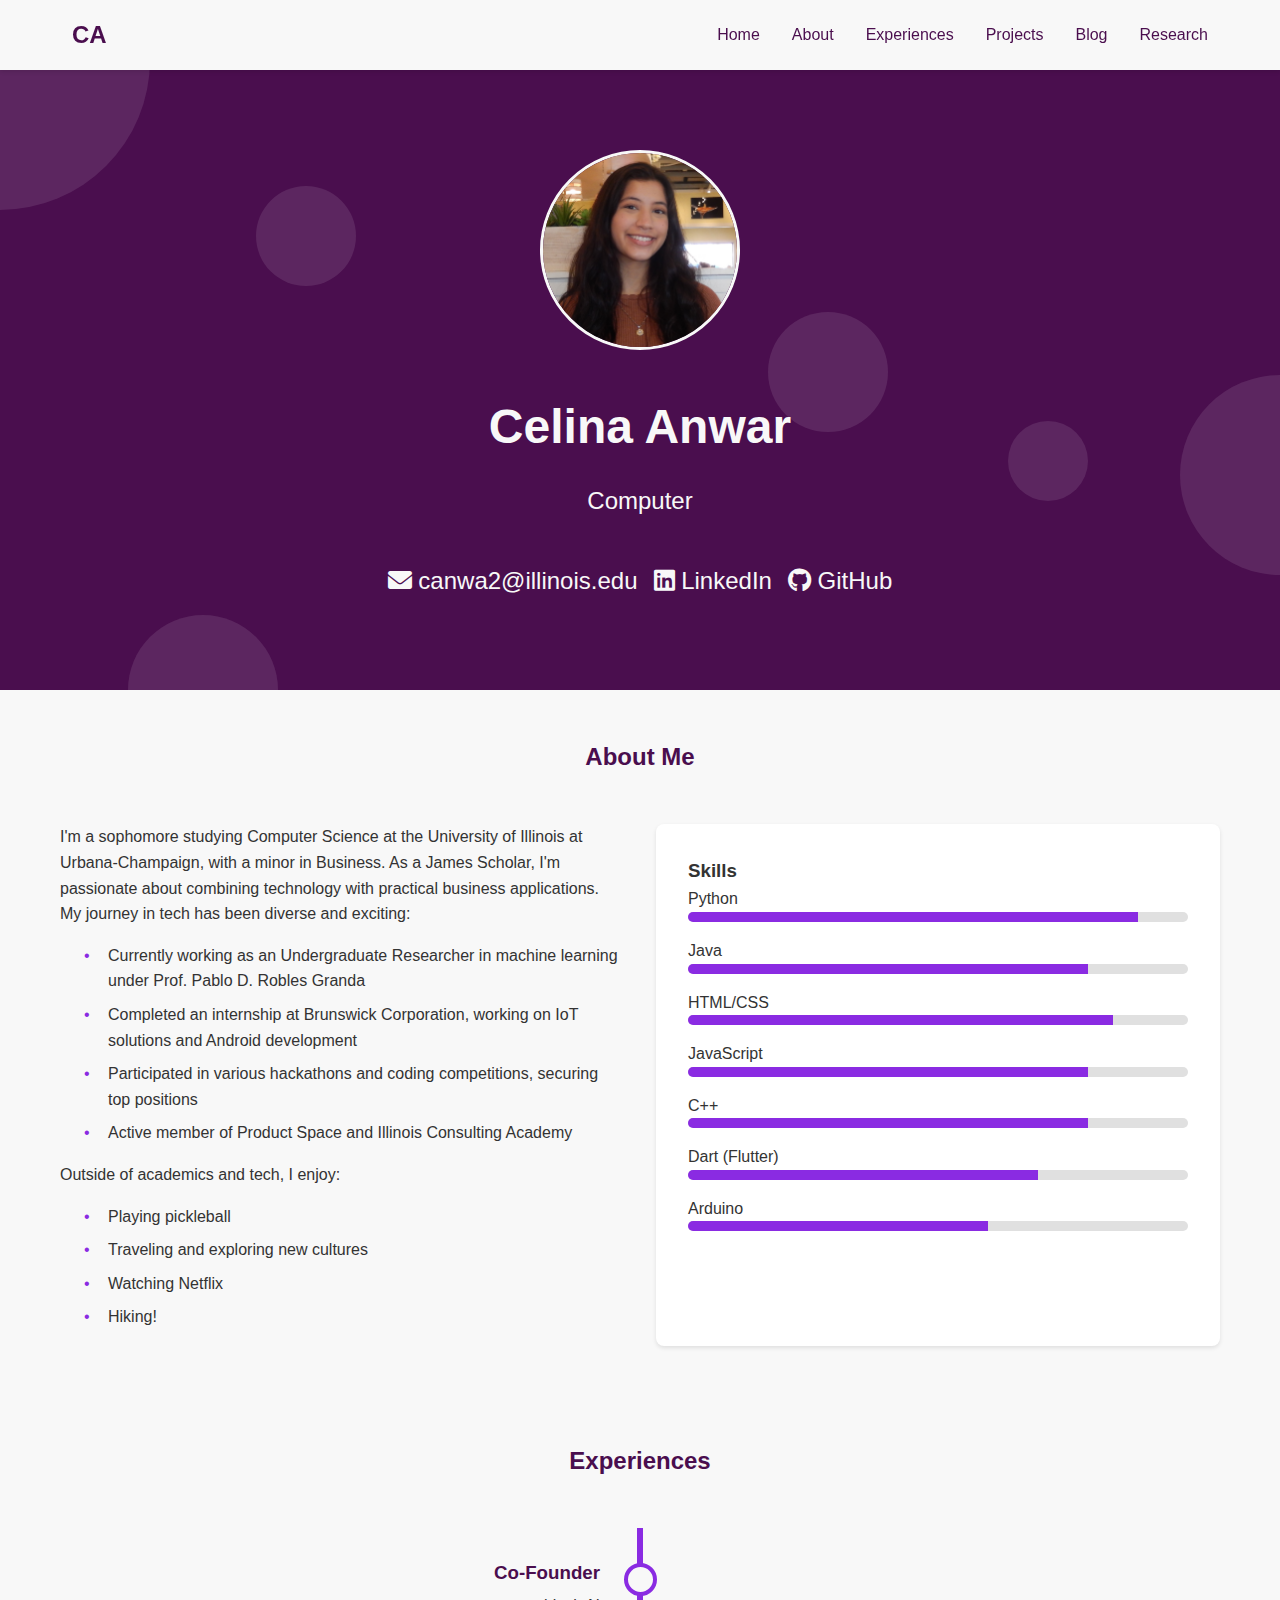
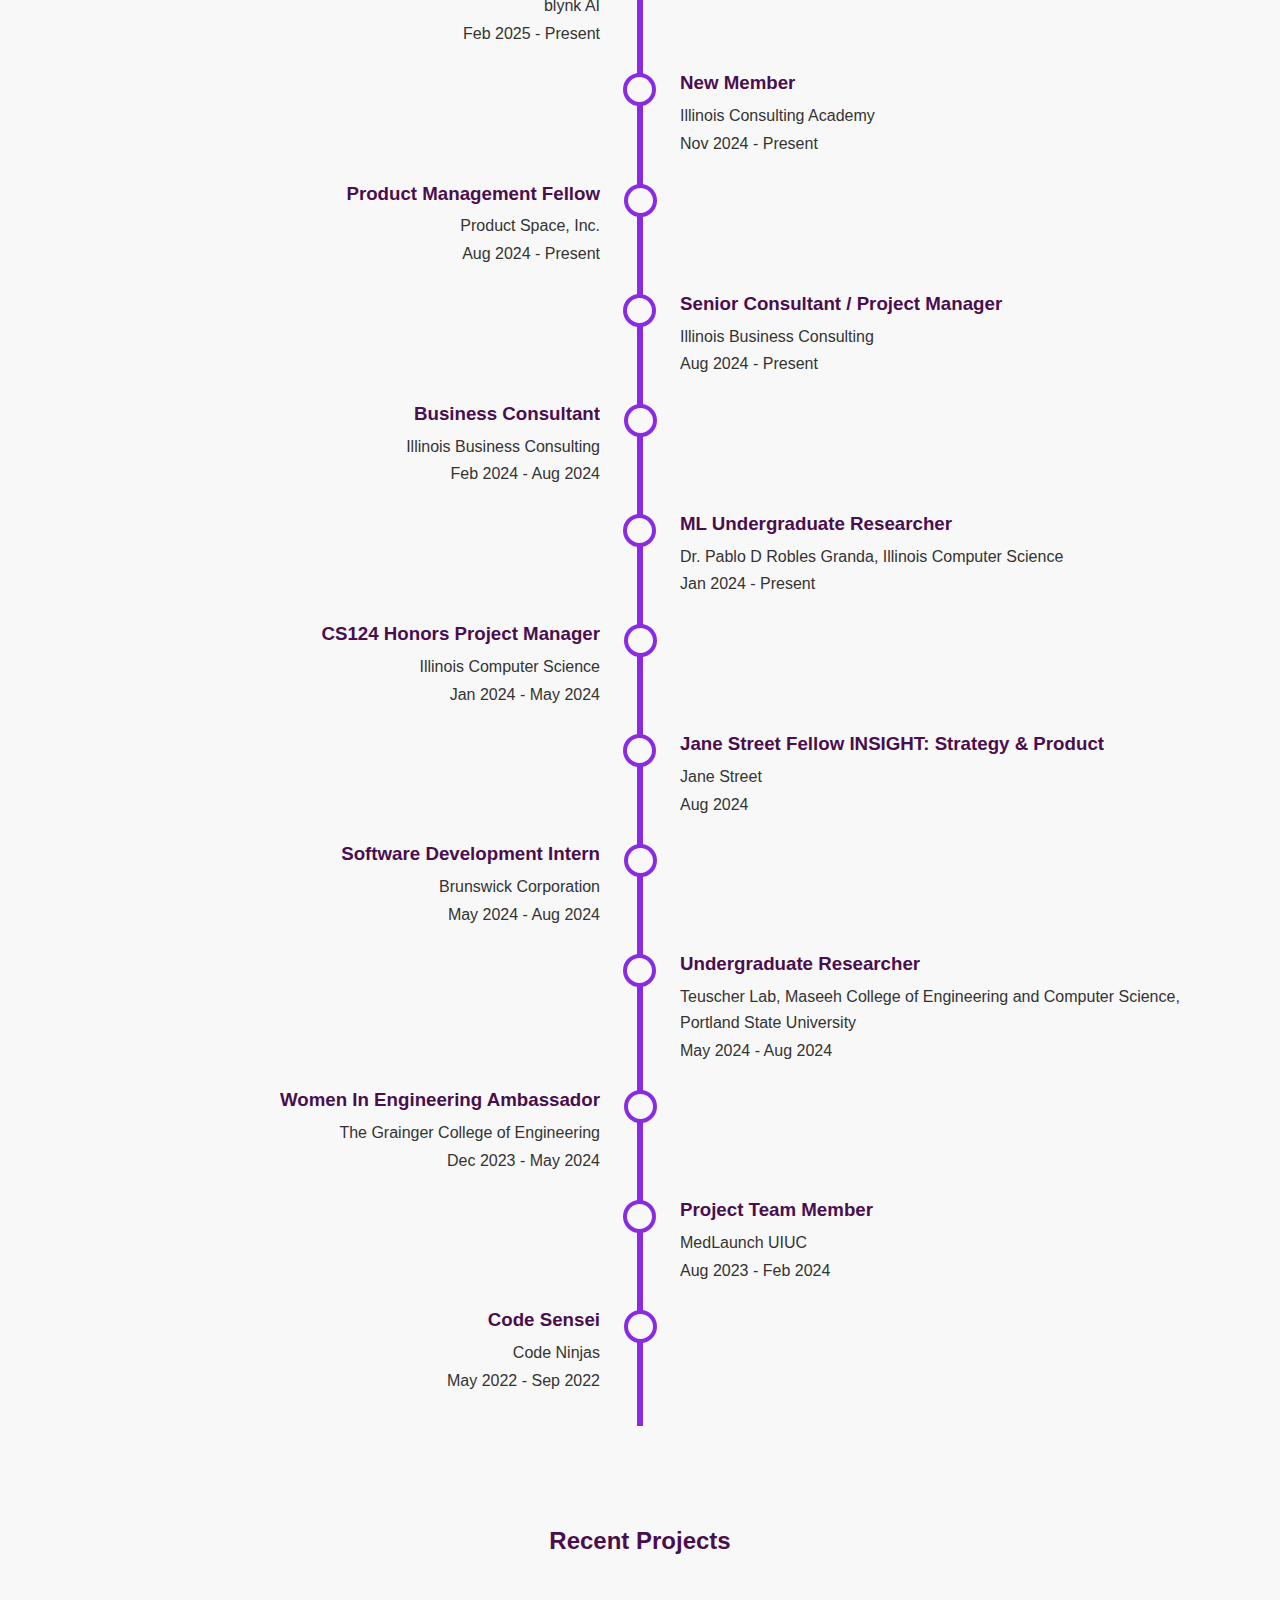
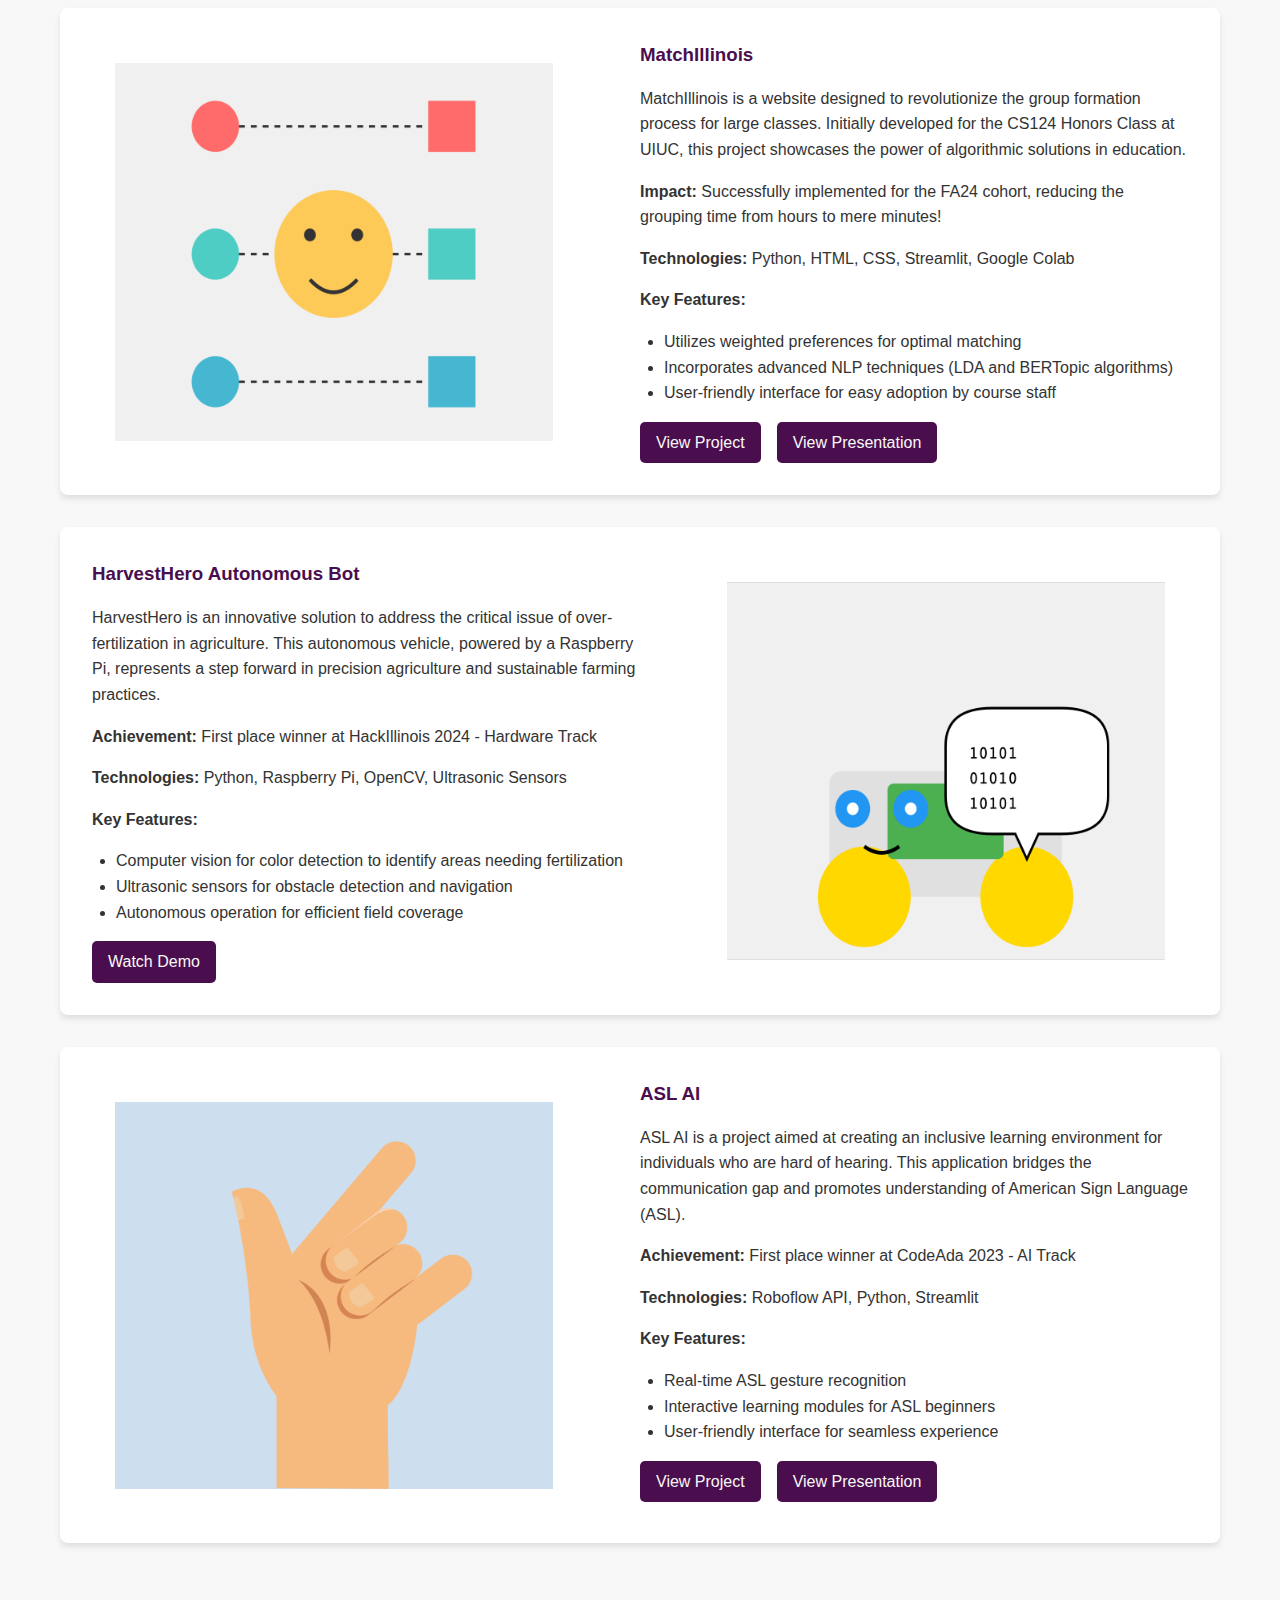
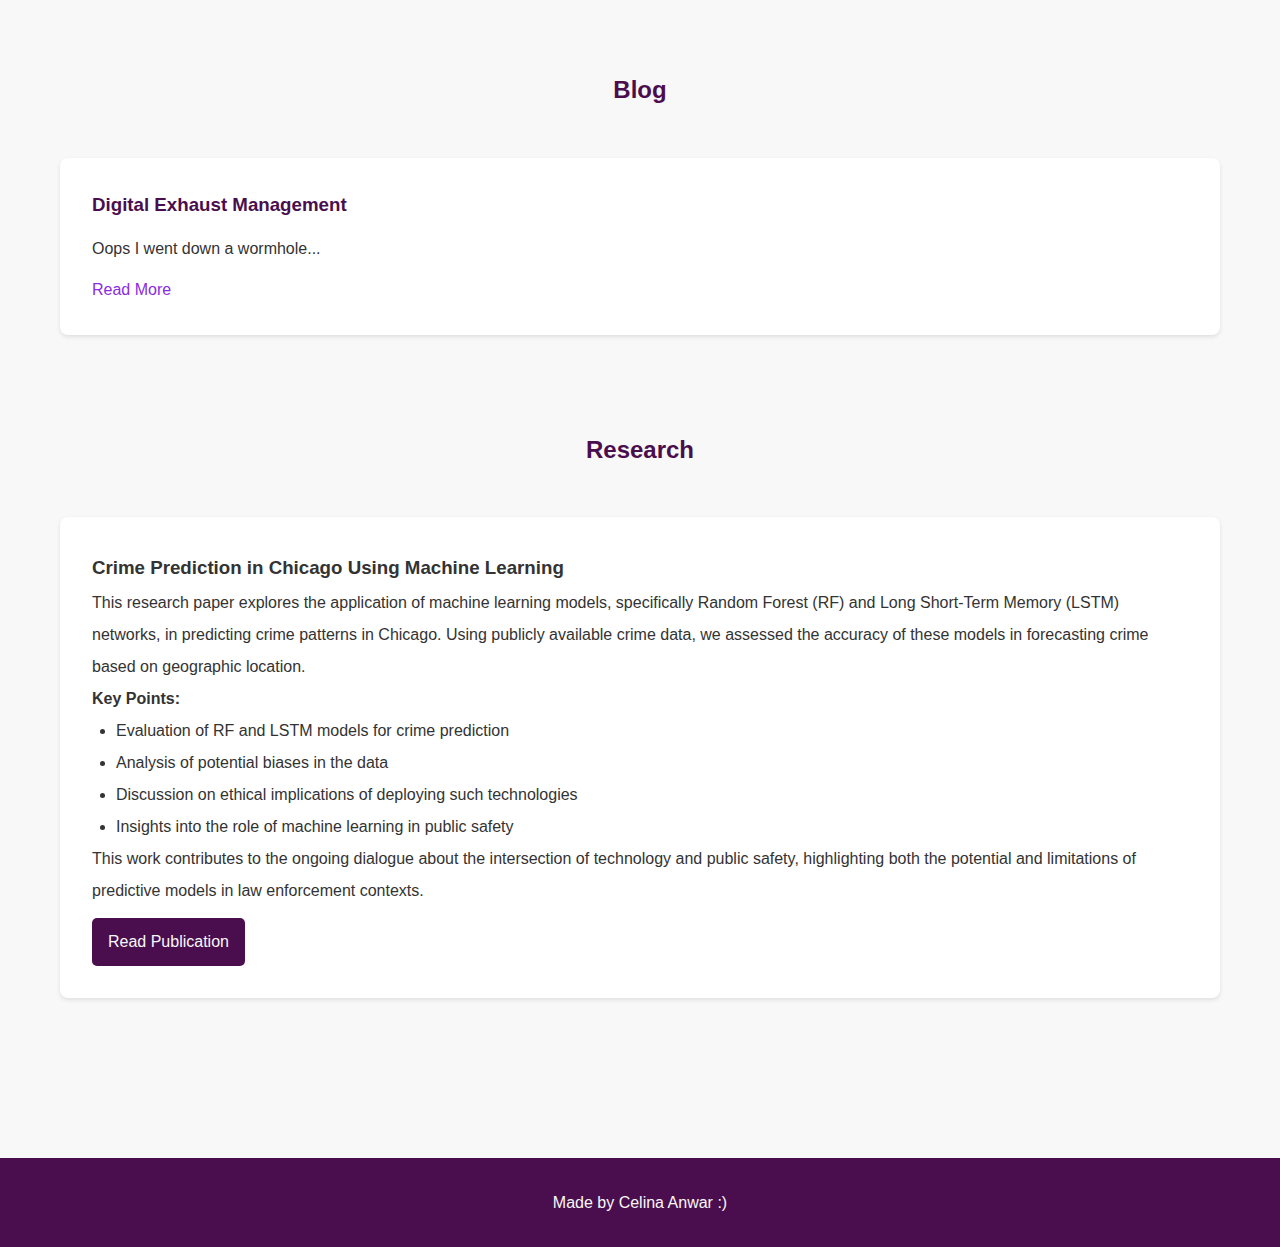
<file: index.html>
<!DOCTYPE html>
<html lang="en">
<head>
    <meta charset="UTF-8">
    <meta name="viewport" content="width=device-width, initial-scale=1.0">
    <title>Celina Anwar - Portfolio</title>
    <link rel="stylesheet" href="https://cdnjs.cloudflare.com/ajax/libs/font-awesome/6.0.0/css/all.min.css">
    <link rel="stylesheet" href="src/styles.css">

</head>
<body>
    <header>
        <nav class="navbar">
            <div class="navbar-container">
                <a href="#" class="navbar-logo">CA</a>
                <div class="menu-icon">
                    <span class="bar"></span>
                    <span class="bar"></span>
                    <span class="bar"></span>
                </div>
                <ul class="nav-links">
                    <li><a href="#home">Home</a></li>
                    <li><a href="#about">About</a></li>
                    <li><a href="#experiences">Experiences</a></li>
                    <li><a href="#projects">Projects</a></li>
                    <li><a href="#blog">Blog</a></li>
                    <li><a href="#publications">Research</a></li>
                </ul>
            </div>
        </nav>
    </header>

    <main>
        <section id="home" class="hero">
            <div class="hero-background">
                <div class="animated-shape shape1"></div>
                <div class="animated-shape shape2"></div>
                <div class="animated-shape shape3"></div>
                <div class="animated-shape shape4"></div>
                <div class="animated-shape shape5"></div>
                <div class="animated-shape shape6"></div>
            </div>
            <div class="container">
                <img src="assets/Celina.jpg" alt="Celina Anwar" class="profile-img">
                <h1>Celina Anwar</h1>
                <p id="typing-text"></p>
                <div class="contact-info">
                    <a href="mailto:canwa2@illinois.edu"><i class="fas fa-envelope"></i> canwa2@illinois.edu</a>
                    <a href="http://www.linkedin.com/in/celina-anwar"><i class="fab fa-linkedin"></i> LinkedIn</a>
                    <a href="https://github.com/cia161"><i class="fab fa-github"></i> GitHub</a>
                </div>
            </div>
        </section>

        <section id="about" class="section">
            <div class="container">
                <h2 class="section-title">About Me</h2>
                <div class="about-content">
                    <div class="about-text">
                        <p>I'm a sophomore studying Computer Science at the University of Illinois at Urbana-Champaign, with a minor in Business. As a James Scholar, I'm passionate about combining technology with practical business applications.</p>
                        <p>My journey in tech has been diverse and exciting:</p>
                        <ul>
                            <li>Currently working as an Undergraduate Researcher in machine learning under Prof. Pablo D. Robles Granda</li>
                            <li>Completed an internship at Brunswick Corporation, working on IoT solutions and Android development</li>
                            <li>Participated in various hackathons and coding competitions, securing top positions</li>
                            <li>Active member of Product Space and Illinois Consulting Academy</li>
                        </ul>
                        <p>Outside of academics and tech, I enjoy:</p>
                        <ul>
                            <li>Playing pickleball</li>
                            <li>Traveling and exploring new cultures</li>
                            <li>Watching Netflix</li>
                            <li>Hiking!</li>
                        </ul>
                    </div>
                    <div class="skills">
                        <h3>Skills</h3>
                        <div class="skill">
                            <span>Python</span>
                            <div class="skill-bar"><div class="skill-level" style="width: 90%;"></div></div>
                        </div>
                        <div class="skill">
                            <span>Java</span>
                            <div class="skill-bar"><div class="skill-level" style="width: 80%;"></div></div>
                        </div>
                        <div class="skill">
                            <span>HTML/CSS</span>
                            <div class="skill-bar"><div class="skill-level" style="width: 85%;"></div></div>
                        </div>
                        <div class="skill">
                            <span>JavaScript</span>
                            <div class="skill-bar"><div class="skill-level" style="width: 80%;"></div></div>
                        </div>
                        <div class="skill">
                            <span>C++</span>
                            <div class="skill-bar"><div class="skill-level" style="width: 80%;"></div></div>
                        </div>
                         <div class="skill">
                            <span>Dart (Flutter)</span>
                            <div class="skill-bar"><div class="skill-level" style="width: 70%;"></div></div>
                        </div>
                        <div class="skill">
                            <span>Arduino</span>
                            <div class="skill-bar"><div class="skill-level" style="width: 60%;"></div></div>
                        </div>
                    </div>
                </div>
            </div>
        </section>

        <section id="experiences" class="section">
            <div class="container">
                <h2 class="section-title">Experiences</h2>
                <div class="timeline">
                    <div class="experience-item">
                        <h3>Co-Founder</h3>
                        <p>blynk AI</p>
                        <p>Feb 2025 - Present</p>
                    </div>
                    <div class="experience-item">
                        <h3>New Member</h3>
                        <p>Illinois Consulting Academy</p>
                        <p>Nov 2024 - Present</p>
                    </div>
                    <div class="experience-item">
                        <h3>Product Management Fellow</h3>
                        <p>Product Space, Inc.</p>
                        <p>Aug 2024 - Present</p>
                    </div>
                    <div class="experience-item">
                        <h3>Senior Consultant / Project Manager</h3>
                        <p>Illinois Business Consulting</p>
                        <p>Aug 2024 - Present</p>
                    </div>
                    <div class="experience-item">
                        <h3>Business Consultant</h3>
                        <p>Illinois Business Consulting</p>
                        <p>Feb 2024 - Aug 2024</p>
                    </div>
                    <div class="experience-item">
                        <h3>ML Undergraduate Researcher</h3>
                        <p>Dr. Pablo D Robles Granda, Illinois Computer Science</p>
                        <p>Jan 2024 - Present</p>
                    </div>
                    <div class="experience-item">
                        <h3>CS124 Honors Project Manager</h3>
                        <p>Illinois Computer Science</p>
                        <p>Jan 2024 - May 2024</p>
                    </div>
                    <div class="experience-item">
                        <h3>Jane Street Fellow INSIGHT: Strategy & Product</h3>
                        <p>Jane Street</p>
                        <p>Aug 2024</p>
                    </div>
                    <div class="experience-item">
                        <h3>Software Development Intern</h3>
                        <p>Brunswick Corporation</p>
                        <p>May 2024 - Aug 2024</p>
                    </div>
                    <div class="experience-item">
                        <h3>Undergraduate Researcher</h3>
                        <p>Teuscher Lab, Maseeh College of Engineering and Computer Science, Portland State University</p>
                        <p>May 2024 - Aug 2024</p>
                    </div>
                    <div class="experience-item">
                        <h3>Women In Engineering Ambassador</h3>
                        <p>The Grainger College of Engineering</p>
                        <p>Dec 2023 - May 2024</p>
                    </div>
                    <div class="experience-item">
                        <h3>Project Team Member</h3>
                        <p>MedLaunch UIUC</p>
                        <p>Aug 2023 - Feb 2024</p>
                    </div>
                    <div class="experience-item">
                        <h3>Code Sensei</h3>
                        <p>Code Ninjas</p>
                        <p>May 2022 - Sep 2022</p>
                    </div>
                </div>
            </div>
        </section>


<section id="projects" class="section">
    <div class="container">
        <h2 class="section-title">Recent Projects</h2>
        <div class="project-card">
            <div class="project-image">
                <img src="assets/MatchIllinois.png" alt="MatchIllinois">
            </div>
            <div class="project-info">
                <h3>MatchIllinois</h3>
                <p>MatchIllinois is a website designed to revolutionize the group formation process for large classes. Initially developed for the CS124 Honors Class at UIUC, this project showcases the power of algorithmic solutions in education.</p>
                <p><strong>Impact:</strong> Successfully implemented for the FA24 cohort, reducing the grouping time from hours to mere minutes!</p>
                <p><strong>Technologies:</strong> Python, HTML, CSS, Streamlit, Google Colab</p>
                <p><strong>Key Features:</strong></p>
                <ul>
                    <li>Utilizes weighted preferences for optimal matching</li>
                    <li>Incorporates advanced NLP techniques (LDA and BERTopic algorithms)</li>
                    <li>User-friendly interface for easy adoption by course staff</li>
                </ul>
                <div class="project-links">
                    <a href="https://matchillinois.streamlit.app" target="_blank" class="btn">View Project</a>
                    <a href="https://docs.google.com/presentation/d/1pABy4Ge0BL9FB-_Mcv5gK2eMmlBKg6o1n9__E1uGKAg/edit#slide=id.g14d2792e9da_0_8" target="_blank" class="btn">View Presentation</a>
                </div>
            </div>
        </div>
        <div class="project-card reverse">
            <div class="project-image">
                <img src="assets/HarvestHero.png" alt="HarvestHero Autonomous Bot">
            </div>
            <div class="project-info">
                <h3>HarvestHero Autonomous Bot</h3>
                <p>HarvestHero is an innovative solution to address the critical issue of over-fertilization in agriculture. This autonomous vehicle, powered by a Raspberry Pi, represents a step forward in precision agriculture and sustainable farming practices.</p>
                <p><strong>Achievement:</strong> First place winner at HackIllinois 2024 - Hardware Track</p>
                <p><strong>Technologies:</strong> Python, Raspberry Pi, OpenCV, Ultrasonic Sensors</p>
                <p><strong>Key Features:</strong></p>
                <ul>
                    <li>Computer vision for color detection to identify areas needing fertilization</li>
                    <li>Ultrasonic sensors for obstacle detection and navigation</li>
                    <li>Autonomous operation for efficient field coverage</li>
                </ul>
                <div class="project-links">
                    <a href="https://www.youtube.com/watch?v=-KzTmwspXE4" target="_blank" class="btn">Watch Demo</a>
                </div>
            </div>
        </div>
        <div class="project-card">
            <div class="project-image">
                <img src="assets/ASLAI.png" alt="ASL AI">
            </div>
            <div class="project-info">
                <h3>ASL AI</h3>
                <p>ASL AI is a project aimed at creating an inclusive learning environment for individuals who are hard of hearing. This application bridges the communication gap and promotes understanding of American Sign Language (ASL).</p>
                <p><strong>Achievement:</strong> First place winner at CodeAda 2023 - AI Track</p>
                <p><strong>Technologies:</strong> Roboflow API, Python, Streamlit</p>
                <p><strong>Key Features:</strong></p>
                <ul>
                    <li>Real-time ASL gesture recognition</li>
                    <li>Interactive learning modules for ASL beginners</li>
                    <li>User-friendly interface for seamless experience</li>
                </ul>
                <div class="project-links">
                    <a href="https://asl-ai.streamlit.app" target="_blank" class="btn">View Project</a>
                    <a href="https://docs.google.com/presentation/d/1dIN4xPuyKoqVnVKN9UAPCykHif6zj_f0B4Kz8AdwwOI/edit#slide=id.p" target="_blank" class="btn">View Presentation</a>
                </div>
            </div>
        </div>
    </div>
</section>


        <section id="blog" class="section">
            <div class="container">
                <h2 class="section-title">Blog</h2>
                <div class="blog-posts">
                    <!-- <article class="blog-post">
                        <h3>Why Product Management Has Students Hooked—And Why I'm Intrigued Too</h3>
                        <p>Exploring the appeal of product management from a CS student perspective...</p>
                        <a href="blog/blog1.html" class="read-more">Read More</a>
                    </article>
                    <article class="blog-post">
                        <h3>The Rise of Quant Trading: A College Student's Perspective</h3>
                        <p>Exploring the appeal of "Quant"...</p>
                        <a href="blog/blog2.html" class="read-more">Read More</a>
                    </article> -->
                    <article class="blog-post">
                        <h3>Digital Exhaust Management</h3>
                        <p>Oops I went down a wormhole...</p>
                        <a href="blog/blog3.html" class="read-more">Read More</a>
                    </article>
                </div>
            </div>
        </section>

        <section id="publications" class="section">
            <div class="container">
                <h2 class="section-title">Research</h2>
                <div class="publication">
                    <h3>Crime Prediction in Chicago Using Machine Learning</h3>
                    <p>This research paper explores the application of machine learning models, specifically Random Forest (RF) and Long Short-Term Memory (LSTM) networks, in predicting crime patterns in Chicago. Using publicly available crime data, we assessed the accuracy of these models in forecasting crime based on geographic location.</p>
                    <p><strong>Key Points:</strong></p>
                    <ul>
                        <li>Evaluation of RF and LSTM models for crime prediction</li>
                        <li>Analysis of potential biases in the data</li>
                        <li>Discussion on ethical implications of deploying such technologies</li>
                        <li>Insights into the role of machine learning in public safety</li>
                    </ul>
                    <p style="padding-bottom: 1%;">This work contributes to the ongoing dialogue about the intersection of technology and public safety, highlighting both the potential and limitations of predictive models in law enforcement contexts.</p>
                
                    <a href="https://pdxscholar.library.pdx.edu/altreu_projects/17/" target="_blank" class="btn">Read Publication</a>
                </div>
            </div>
        </section>
    </main>

    <footer>
        <div class="container">
            <p>Made by Celina Anwar :)</p>
        </div>
    </footer>

    <script src="src/script.js"></script>
</body>
</html>
</file>
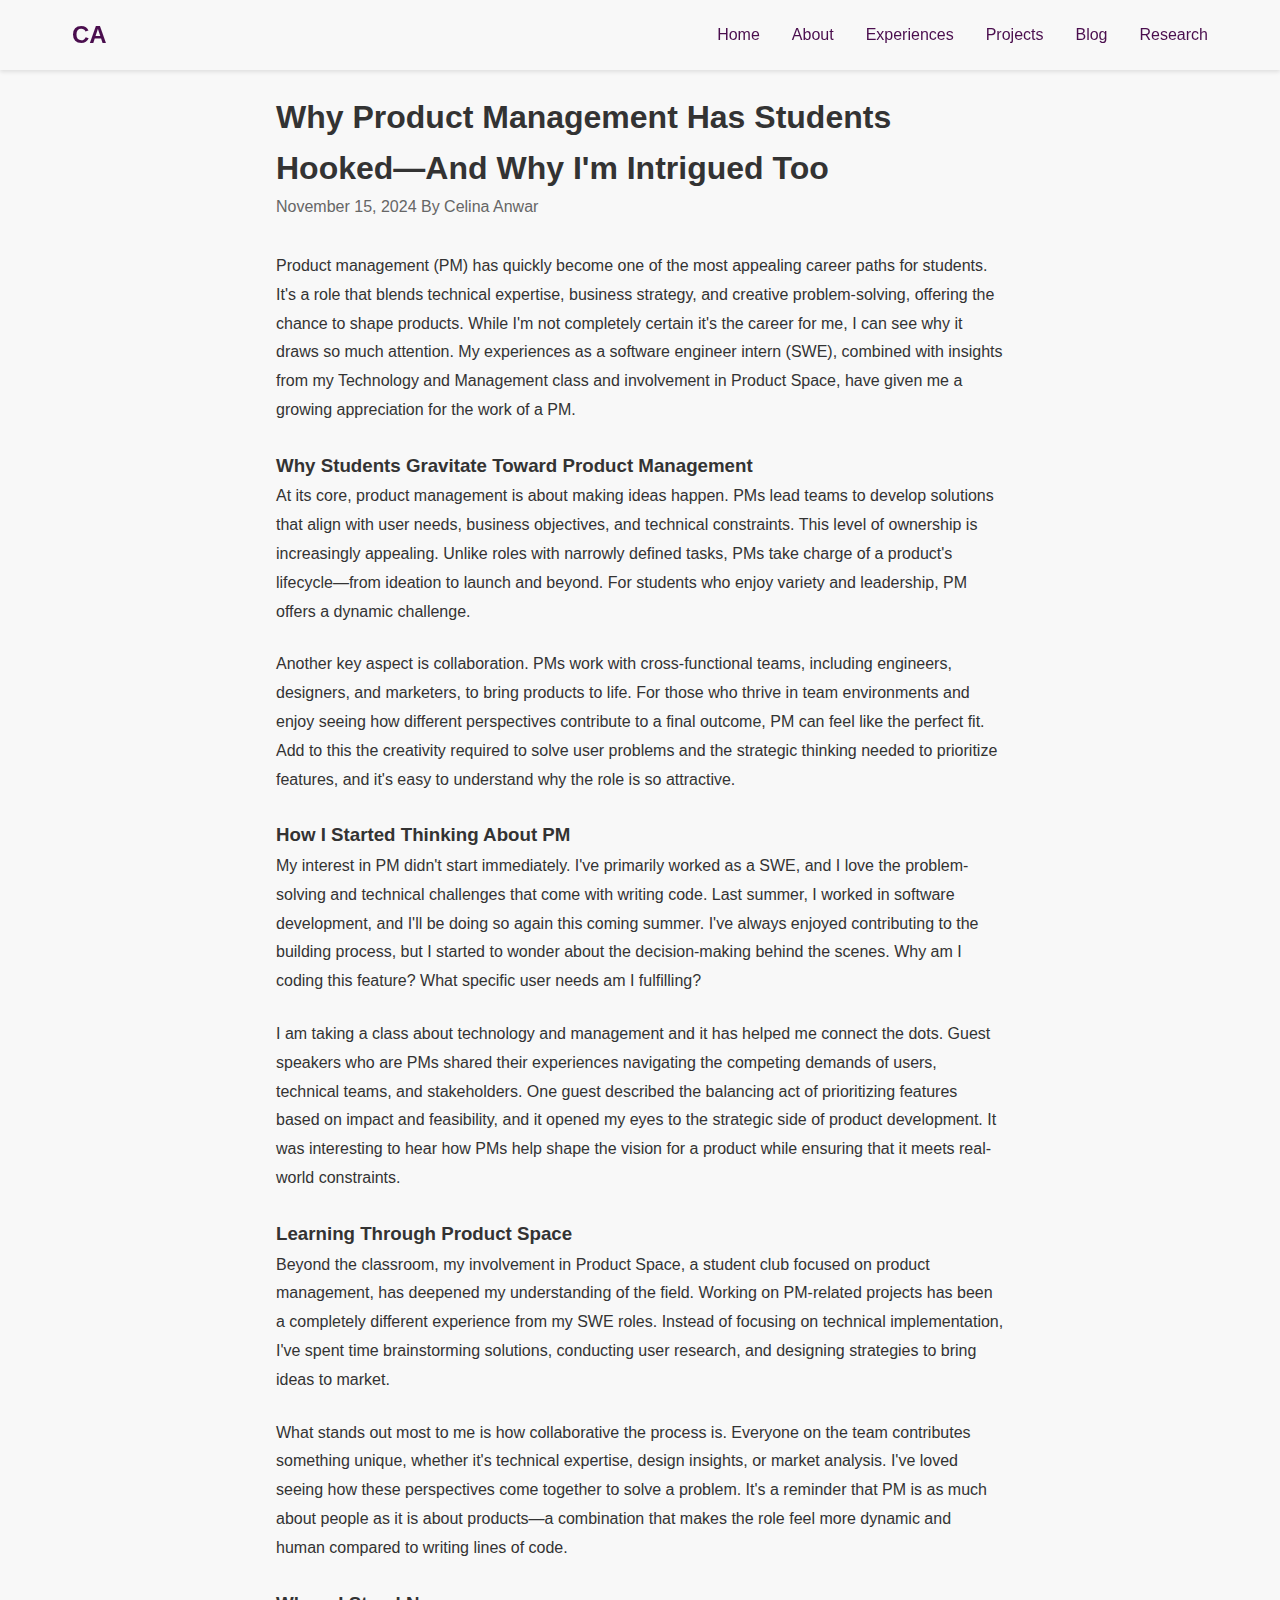
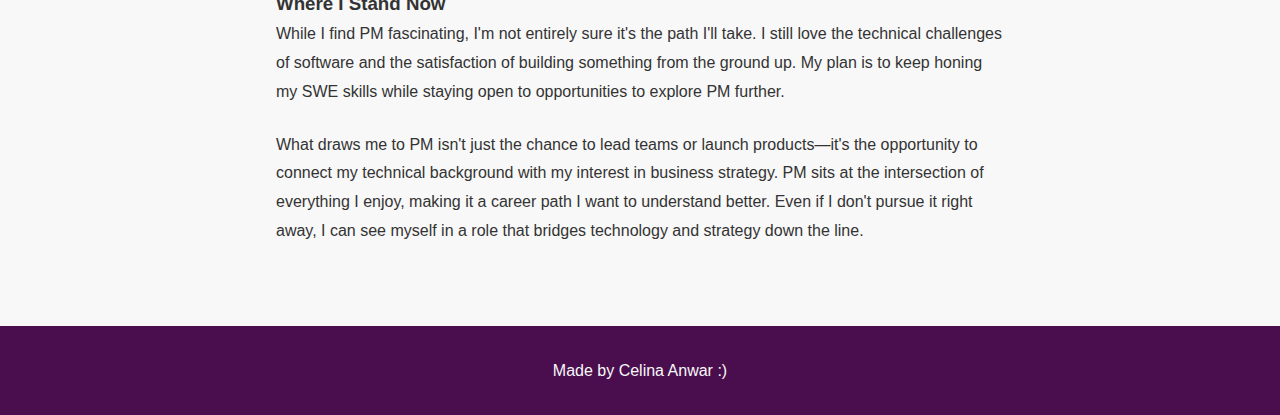
<file: blog/blog1.html>
<!DOCTYPE html>
<html lang="en">
<head>
    <meta charset="UTF-8">
    <meta name="viewport" content="width=device-width, initial-scale=1.0">
    <title>Why Product Management Has Students Hooked - Celina Anwar</title>
    <link rel="stylesheet" href="https://cdnjs.cloudflare.com/ajax/libs/font-awesome/6.0.0/css/all.min.css">
    <link rel="stylesheet" href="../src/styles.css">
    <style>
        .blog-content {
            max-width: 800px;
            margin: 2rem auto;
            padding: 0 1rem;
        }
        .blog-metadata {
            color: #666;
            margin-bottom: 2rem;
        }
        .blog-body {
            line-height: 1.8;
        }
        .blog-body h2 {
            margin-top: 2rem;
            margin-bottom: 1rem;
        }
        .blog-body p {
            margin-bottom: 1.5rem;
        }
    </style>
</head>
<body>
    <header>
        <nav class="navbar">
            <div class="navbar-container">
                <a href="../index.html" class="navbar-logo">CA</a>
                <div class="menu-icon">
                    <span class="bar"></span>
                    <span class="bar"></span>
                    <span class="bar"></span>
                </div>
                <ul class="nav-links">
                    <li><a href="../index.html#home">Home</a></li>
                    <li><a href="../index.html#about">About</a></li>
                    <li><a href="../index.html#experiences">Experiences</a></li>
                    <li><a href="../index.html#projects">Projects</a></li>
                    <li><a href="../index.html#blog">Blog</a></li>
                    <li><a href="../index.html#publications">Research</a></li>
                </ul>
            </div>
        </nav>
    </header>

    <main>
        <article class="blog-content">
            <div class="container">
                <h1>Why Product Management Has Students Hooked—And Why I'm Intrigued Too</h1>
                <div class="blog-metadata">
                    <span class="date">November 15, 2024</span>
                    <span class="author">By Celina Anwar</span>
                </div>
                <div class="blog-body">
                    <p>Product management (PM) has quickly become one of the most appealing career paths for students. It's a role that blends technical expertise, business strategy, and creative problem-solving, offering the chance to shape products. While I'm not completely certain it's the career for me, I can see why it draws so much attention. My experiences as a software engineer intern (SWE), combined with insights from my Technology and Management class and involvement in Product Space, have given me a growing appreciation for the work of a PM.</p>

                    <h3>Why Students Gravitate Toward Product Management</h3>
                    <p>At its core, product management is about making ideas happen. PMs lead teams to develop solutions that align with user needs, business objectives, and technical constraints. This level of ownership is increasingly appealing. Unlike roles with narrowly defined tasks, PMs take charge of a product's lifecycle—from ideation to launch and beyond. For students who enjoy variety and leadership, PM offers a dynamic challenge.</p>
                    
                    <p>Another key aspect is collaboration. PMs work with cross-functional teams, including engineers, designers, and marketers, to bring products to life. For those who thrive in team environments and enjoy seeing how different perspectives contribute to a final outcome, PM can feel like the perfect fit. Add to this the creativity required to solve user problems and the strategic thinking needed to prioritize features, and it's easy to understand why the role is so attractive.</p>

                    <h3>How I Started Thinking About PM</h3>
                    <p>My interest in PM didn't start immediately. I've primarily worked as a SWE, and I love the problem-solving and technical challenges that come with writing code. Last summer, I worked in software development, and I'll be doing so again this coming summer. I've always enjoyed contributing to the building process, but I started to wonder about the decision-making behind the scenes. Why am I coding this feature? What specific user needs am I fulfilling?</p>

                    <p>I am taking a class about technology and management and it has helped me connect the dots. Guest speakers who are PMs shared their experiences navigating the competing demands of users, technical teams, and stakeholders. One guest described the balancing act of prioritizing features based on impact and feasibility, and it opened my eyes to the strategic side of product development. It was interesting to hear how PMs help shape the vision for a product while ensuring that it meets real-world constraints.</p>

                    <h3>Learning Through Product Space</h3>
                    <p>Beyond the classroom, my involvement in Product Space, a student club focused on product management, has deepened my understanding of the field. Working on PM-related projects has been a completely different experience from my SWE roles. Instead of focusing on technical implementation, I've spent time brainstorming solutions, conducting user research, and designing strategies to bring ideas to market.</p>

                    <p>What stands out most to me is how collaborative the process is. Everyone on the team contributes something unique, whether it's technical expertise, design insights, or market analysis. I've loved seeing how these perspectives come together to solve a problem. It's a reminder that PM is as much about people as it is about products—a combination that makes the role feel more dynamic and human compared to writing lines of code.</p>

                    <h3>Where I Stand Now</h3>
                    <p>While I find PM fascinating, I'm not entirely sure it's the path I'll take. I still love the technical challenges of software and the satisfaction of building something from the ground up. My plan is to keep honing my SWE skills while staying open to opportunities to explore PM further.</p>

                    <p>What draws me to PM isn't just the chance to lead teams or launch products—it's the opportunity to connect my technical background with my interest in business strategy. PM sits at the intersection of everything I enjoy, making it a career path I want to understand better. Even if I don't pursue it right away, I can see myself in a role that bridges technology and strategy down the line.</p>

                </div>
            </div>
        </article>
    </main>

    <footer>
        <div class="container">
            <p>Made by Celina Anwar :)</p>
        </div>
    </footer>

    <script src="../src/script.js"></script>
</body>
</html>
</file>
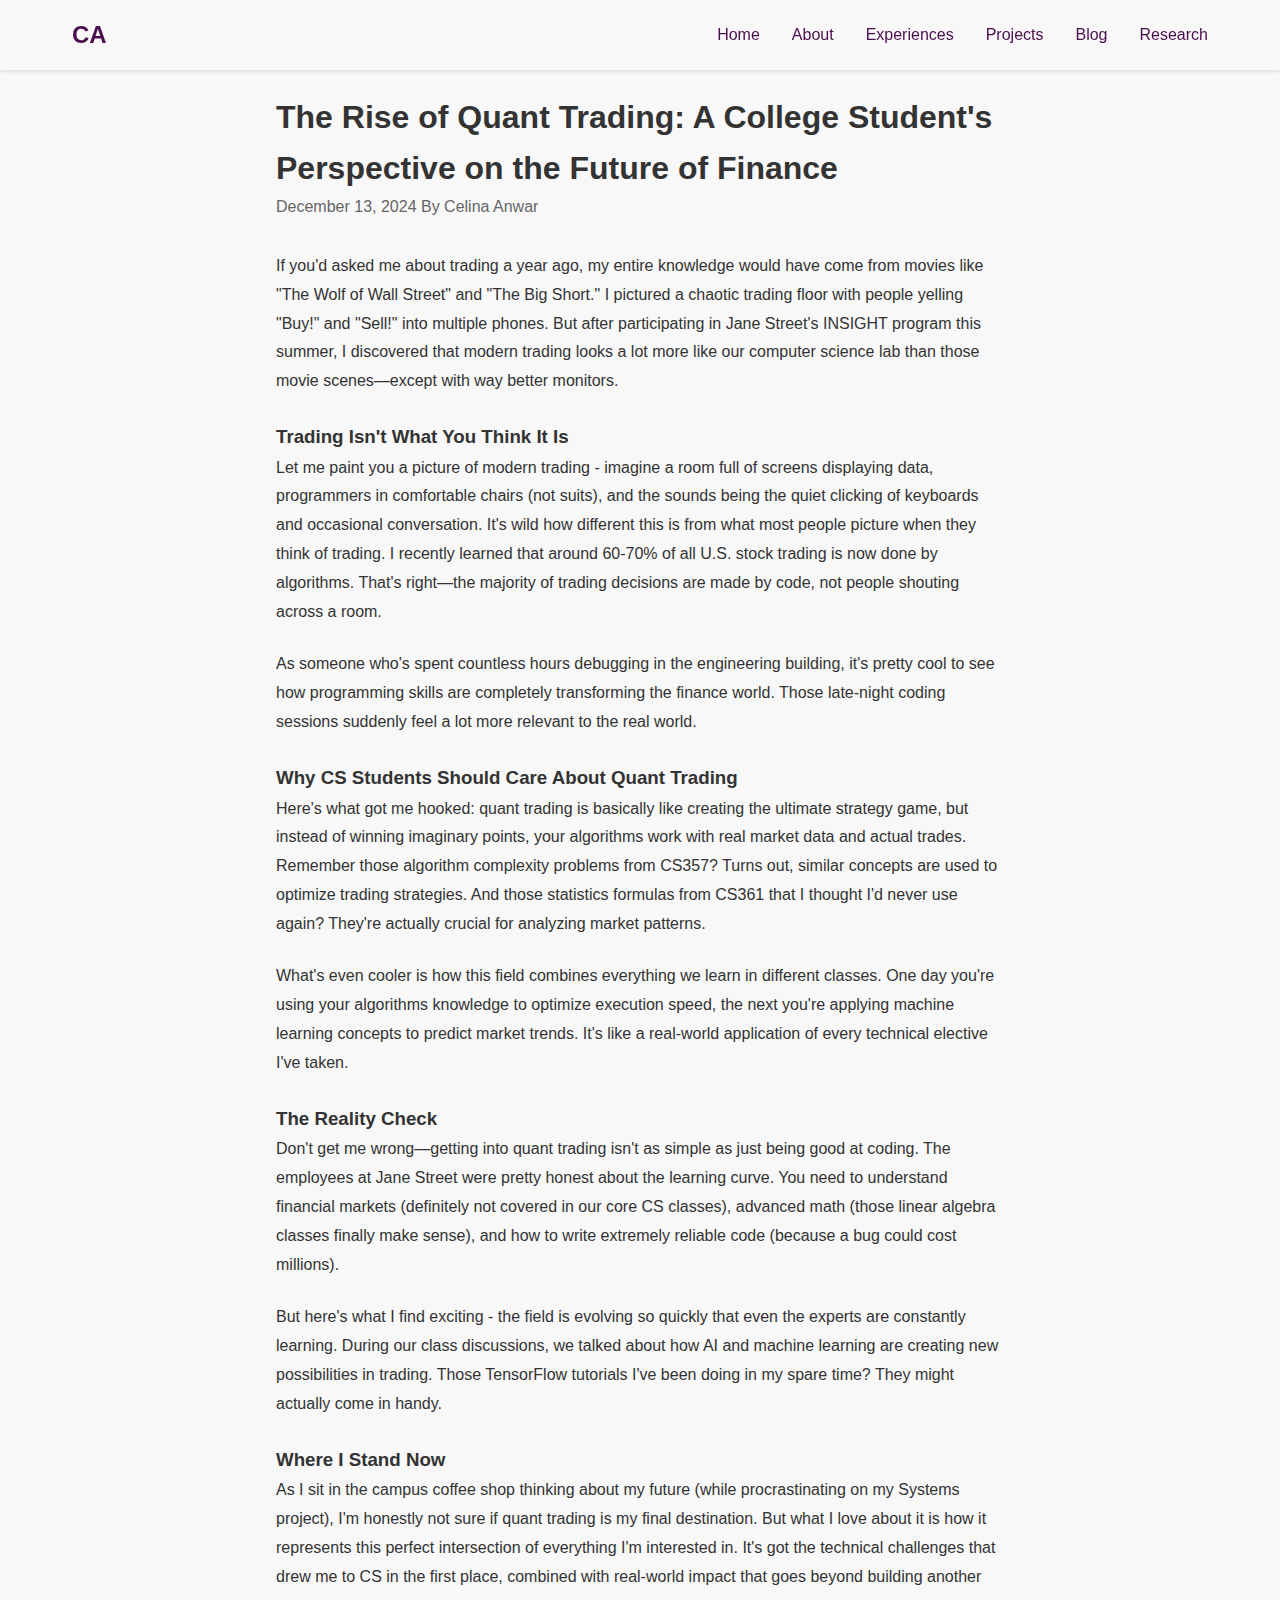
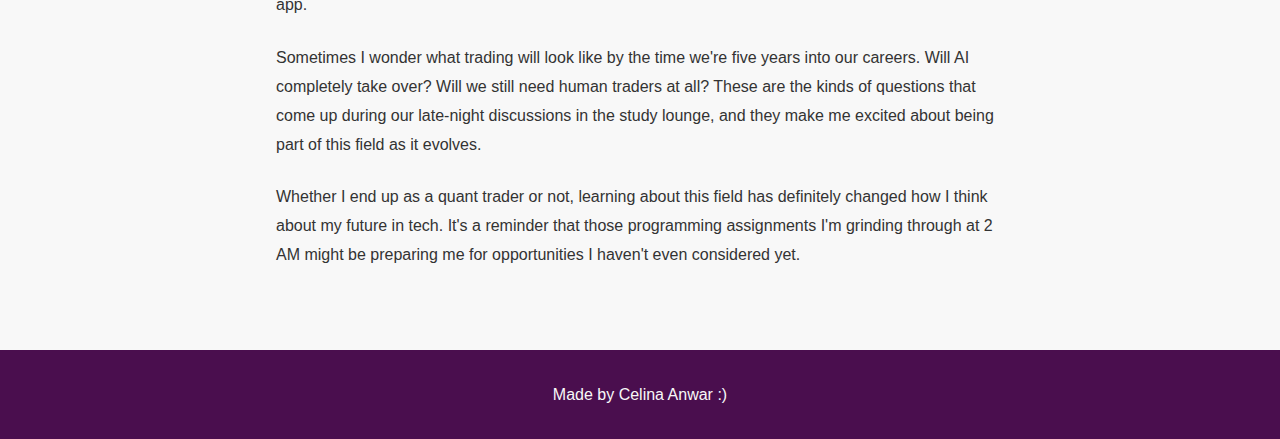
<file: blog/blog2.html>
<!DOCTYPE html>
<html lang="en">
<head>
    <meta charset="UTF-8">
    <meta name="viewport" content="width=device-width, initial-scale=1.0">
    <title>The Rise of Quant Trading: A College Student's Perspective</title>
    <link rel="stylesheet" href="https://cdnjs.cloudflare.com/ajax/libs/font-awesome/6.0.0/css/all.min.css">
    <link rel="stylesheet" href="../src/styles.css">
    <style>
        .blog-content {
            max-width: 800px;
            margin: 2rem auto;
            padding: 0 1rem;
        }
        .blog-metadata {
            color: #666;
            margin-bottom: 2rem;
        }
        .blog-body {
            line-height: 1.8;
        }
        .blog-body h2 {
            margin-top: 2rem;
            margin-bottom: 1rem;
        }
        .blog-body p {
            margin-bottom: 1.5rem;
        }
    </style>
</head>
<body>
    <header>
        <nav class="navbar">
            <div class="navbar-container">
                <a href="../index.html" class="navbar-logo">CA</a>
                <div class="menu-icon">
                    <span class="bar"></span>
                    <span class="bar"></span>
                    <span class="bar"></span>
                </div>
                <ul class="nav-links">
                    <li><a href="../index.html#home">Home</a></li>
                    <li><a href="../index.html#about">About</a></li>
                    <li><a href="../index.html#experiences">Experiences</a></li>
                    <li><a href="../index.html#projects">Projects</a></li>
                    <li><a href="../index.html#blog">Blog</a></li>
                    <li><a href="../index.html#publications">Research</a></li>
                </ul>
            </div>
        </nav>
    </header>

    <main>
        <article class="blog-content">
            <div class="container">
                <h1>The Rise of Quant Trading: A College Student's Perspective on the Future of Finance</h1>
                <div class="blog-metadata">
                    <span class="date">December 13, 2024</span>
                    <span class="author">By Celina Anwar</span>
                </div>
                <div class="blog-body">
                    <p>If you'd asked me about trading a year ago, my entire knowledge would have come from movies like "The Wolf of Wall Street" and "The Big Short." I pictured a chaotic trading floor with people yelling "Buy!" and "Sell!" into multiple phones. But after participating in Jane Street's INSIGHT program this summer, I discovered that modern trading looks a lot more like our computer science lab than those movie scenes—except with way better monitors.</p>

                    <h3>Trading Isn't What You Think It Is</h3>
                    <p>Let me paint you a picture of modern trading - imagine a room full of screens displaying data, programmers in comfortable chairs (not suits), and the sounds being the quiet clicking of keyboards and occasional conversation. It's wild how different this is from what most people picture when they think of trading. I recently learned that around 60-70% of all U.S. stock trading is now done by algorithms. That's right—the majority of trading decisions are made by code, not people shouting across a room.</p>
                    
                    <p>As someone who's spent countless hours debugging in the engineering building, it's pretty cool to see how programming skills are completely transforming the finance world. Those late-night coding sessions suddenly feel a lot more relevant to the real world.</p>

                    <h3>Why CS Students Should Care About Quant Trading</h3>
                    <p>Here's what got me hooked: quant trading is basically like creating the ultimate strategy game, but instead of winning imaginary points, your algorithms work with real market data and actual trades. Remember those algorithm complexity problems from CS357? Turns out, similar concepts are used to optimize trading strategies. And those statistics formulas from CS361 that I thought I'd never use again? They're actually crucial for analyzing market patterns.</p>

                    <p>What's even cooler is how this field combines everything we learn in different classes. One day you're using your algorithms knowledge to optimize execution speed, the next you're applying machine learning concepts to predict market trends. It's like a real-world application of every technical elective I've taken.</p>

                    <h3>The Reality Check</h3>
                    <p>Don't get me wrong—getting into quant trading isn't as simple as just being good at coding. The employees at Jane Street were pretty honest about the learning curve. You need to understand financial markets (definitely not covered in our core CS classes), advanced math (those linear algebra classes finally make sense), and how to write extremely reliable code (because a bug could cost millions).</p>

                    <p>But here's what I find exciting - the field is evolving so quickly that even the experts are constantly learning. During our class discussions, we talked about how AI and machine learning are creating new possibilities in trading. Those TensorFlow tutorials I've been doing in my spare time? They might actually come in handy.</p>

                    <h3>Where I Stand Now</h3>
                    <p>As I sit in the campus coffee shop thinking about my future (while procrastinating on my Systems project), I'm honestly not sure if quant trading is my final destination. But what I love about it is how it represents this perfect intersection of everything I'm interested in. It's got the technical challenges that drew me to CS in the first place, combined with real-world impact that goes beyond building another app.</p>

                    <p>Sometimes I wonder what trading will look like by the time we're five years into our careers. Will AI completely take over? Will we still need human traders at all? These are the kinds of questions that come up during our late-night discussions in the study lounge, and they make me excited about being part of this field as it evolves.</p>

                    <p>Whether I end up as a quant trader or not, learning about this field has definitely changed how I think about my future in tech. It's a reminder that those programming assignments I'm grinding through at 2 AM might be preparing me for opportunities I haven't even considered yet.</p>
                </div>
            </div>
        </article>
    </main>

    <footer>
        <div class="container">
            <p>Made by Celina Anwar :)</p>
        </div>
    </footer>

    <script src="../src/script.js"></script>
</body>
</html>
</file>
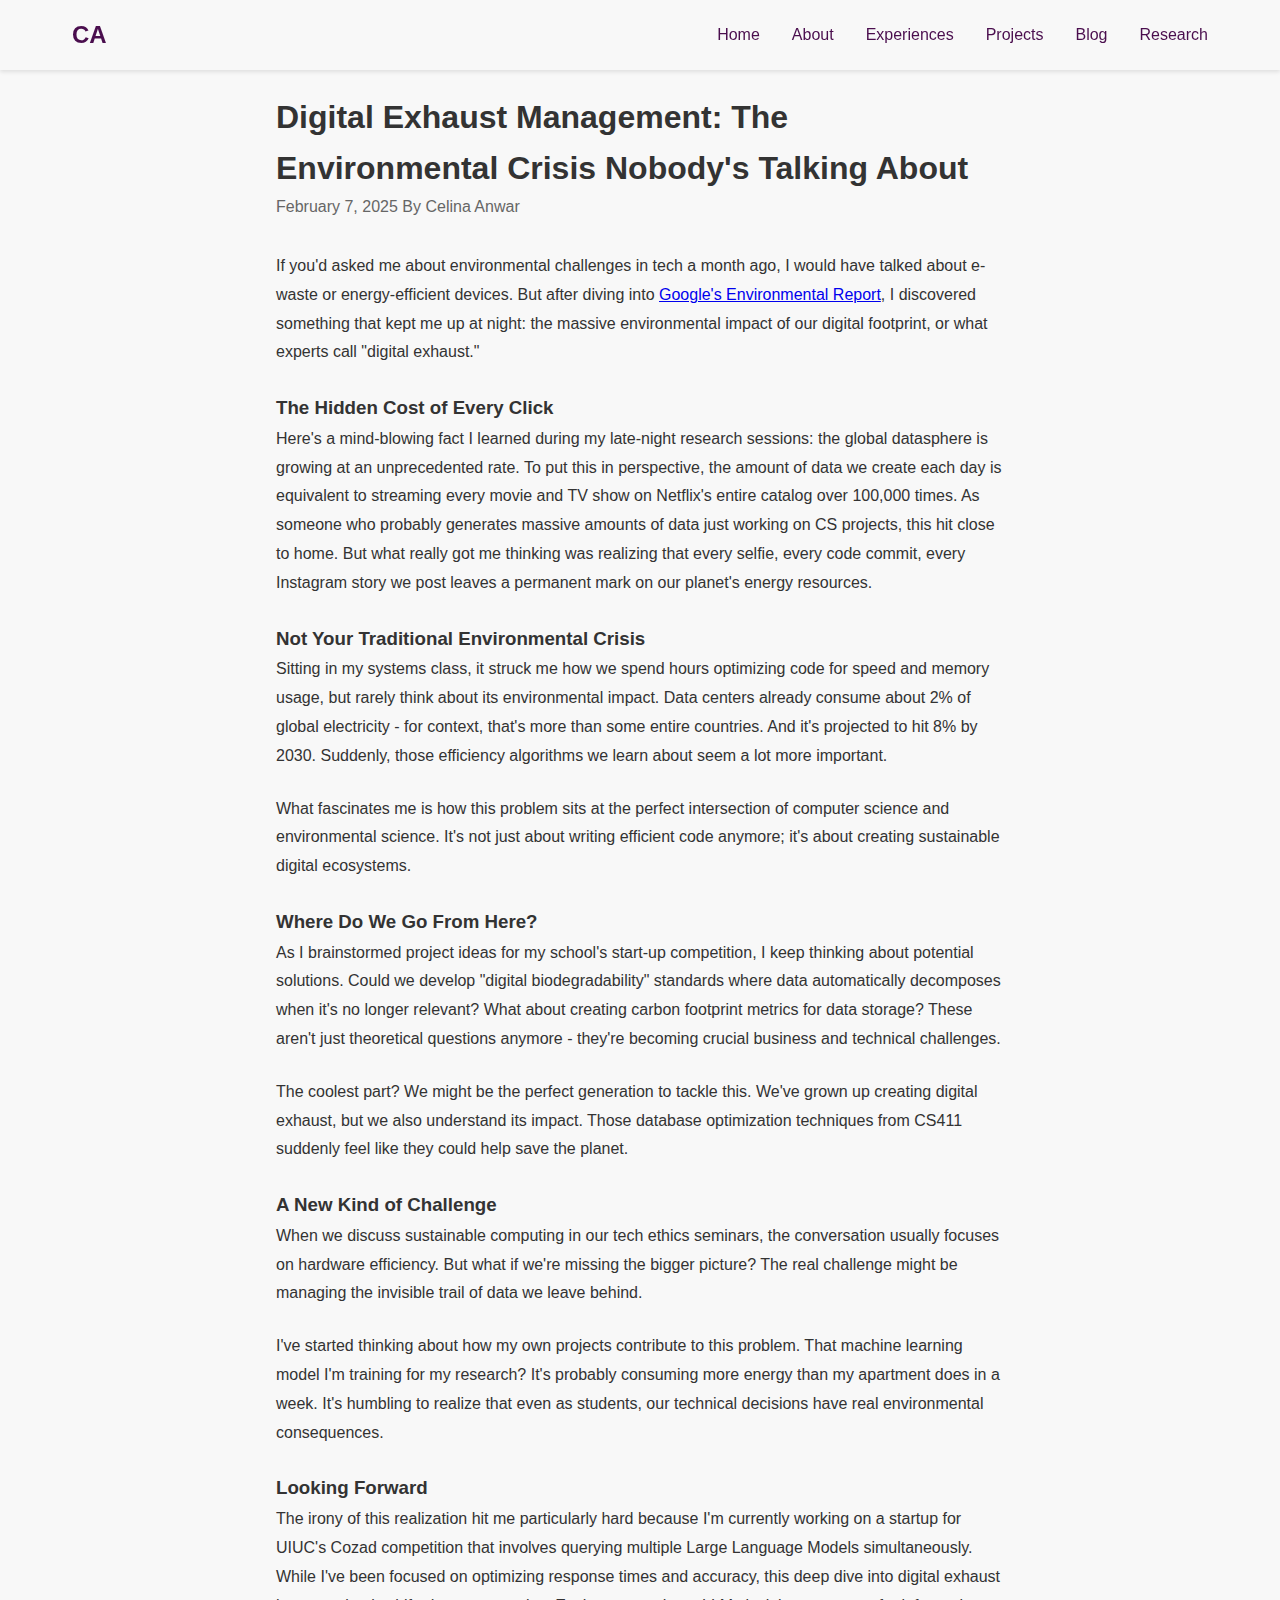
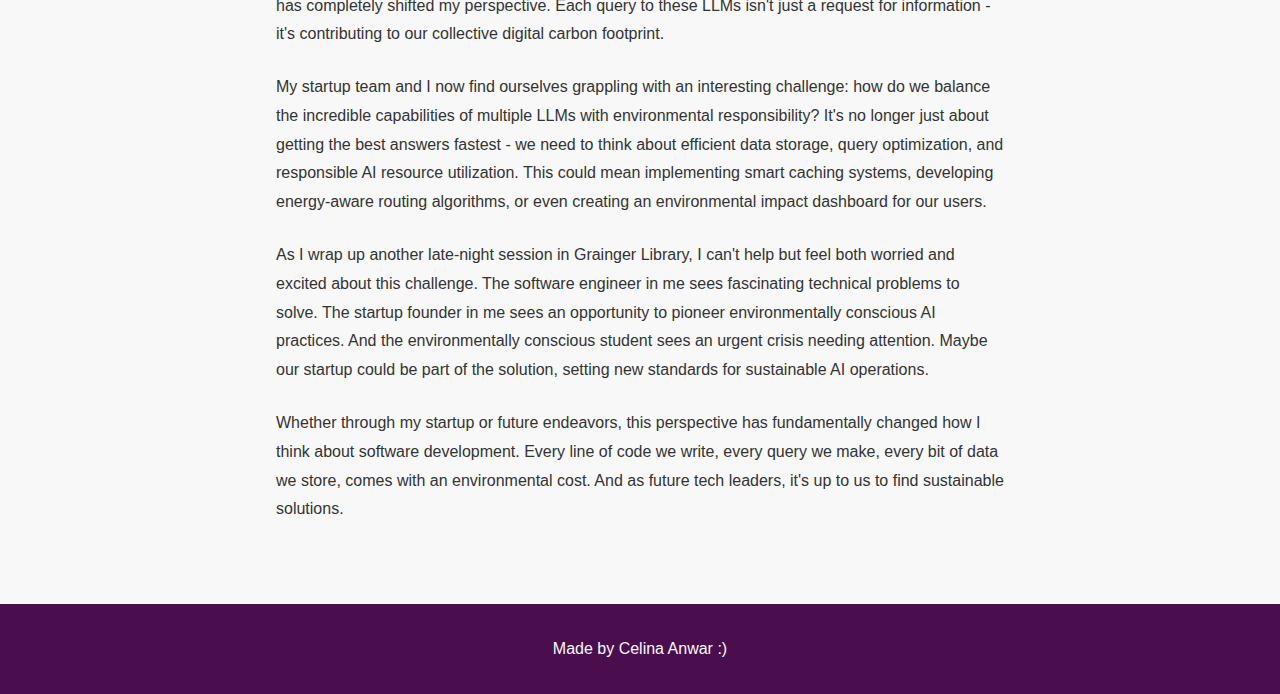
<file: blog/blog3.html>
<!DOCTYPE html>
<html lang="en">
<head>
    <meta charset="UTF-8">
    <meta name="viewport" content="width=device-width, initial-scale=1.0">
    <title>Digital Exhaust Management: The Hidden Environmental Crisis in Tech</title>
    <link rel="stylesheet" href="https://cdnjs.cloudflare.com/ajax/libs/font-awesome/6.0.0/css/all.min.css">
    <link rel="stylesheet" href="../src/styles.css">
    <style>
        .blog-content {
            max-width: 800px;
            margin: 2rem auto;
            padding: 0 1rem;
        }
        .blog-metadata {
            color: #666;
            margin-bottom: 2rem;
        }
        .blog-body {
            line-height: 1.8;
        }
        .blog-body h2 {
            margin-top: 2rem;
            margin-bottom: 1rem;
        }
        .blog-body p {
            margin-bottom: 1.5rem;
        }
    </style>
</head>
<body>
    <header>
        <nav class="navbar">
            <div class="navbar-container">
                <a href="../index.html" class="navbar-logo">CA</a>
                <ul class="nav-links">
                    <li><a href="../index.html#home">Home</a></li>
                    <li><a href="../index.html#about">About</a></li>
                    <li><a href="../index.html#experiences">Experiences</a></li>
                    <li><a href="../index.html#projects">Projects</a></li>
                    <li><a href="../index.html#blog">Blog</a></li>
                    <li><a href="../index.html#publications">Research</a></li>
                </ul>
            </div>
        </nav>
    </header>

    <main>
        <article class="blog-content">
            <div class="container">
                <h1>Digital Exhaust Management: The Environmental Crisis Nobody's Talking About</h1>
                <div class="blog-metadata">
                    <span class="date">February 7, 2025</span>
                    <span class="author">By Celina Anwar</span>
                </div>
                <div class="blog-body">
                    <p>If you'd asked me about environmental challenges in tech a month ago, I would have talked about e-waste or energy-efficient devices. But after diving into <a href="https://sustainability.google/reports/google-2024-environmental-report/">Google's Environmental Report</a>, I discovered something that kept me up at night: the massive environmental impact of our digital footprint, or what experts call "digital exhaust."</p>

                    <h3>The Hidden Cost of Every Click</h3>
                    <p>Here's a mind-blowing fact I learned during my late-night research sessions: the global datasphere is growing at an unprecedented rate. To put this in perspective, the amount of data we create each day is equivalent to streaming every movie and TV show on Netflix's entire catalog over 100,000 times. As someone who probably generates massive amounts of data just working on CS projects, this hit close to home. But what really got me thinking was realizing that every selfie, every code commit, every Instagram story we post leaves a permanent mark on our planet's energy resources.</p>
                    <h3>Not Your Traditional Environmental Crisis</h3>
                    <p>Sitting in my systems class, it struck me how we spend hours optimizing code for speed and memory usage, but rarely think about its environmental impact. Data centers already consume about 2% of global electricity - for context, that's more than some entire countries. And it's projected to hit 8% by 2030. Suddenly, those efficiency algorithms we learn about seem a lot more important.</p>

                    <p>What fascinates me is how this problem sits at the perfect intersection of computer science and environmental science. It's not just about writing efficient code anymore; it's about creating sustainable digital ecosystems.</p>

                    <h3>Where Do We Go From Here?</h3>
                    <p>As I brainstormed project ideas for my school's start-up competition, I keep thinking about potential solutions. Could we develop "digital biodegradability" standards where data automatically decomposes when it's no longer relevant? What about creating carbon footprint metrics for data storage? These aren't just theoretical questions anymore - they're becoming crucial business and technical challenges.</p>

                    <p>The coolest part? We might be the perfect generation to tackle this. We've grown up creating digital exhaust, but we also understand its impact. Those database optimization techniques from CS411 suddenly feel like they could help save the planet.</p>

                    <h3>A New Kind of Challenge</h3>
                    <p>When we discuss sustainable computing in our tech ethics seminars, the conversation usually focuses on hardware efficiency. But what if we're missing the bigger picture? The real challenge might be managing the invisible trail of data we leave behind.</p>

                    <p>I've started thinking about how my own projects contribute to this problem. That machine learning model I'm training for my research? It's probably consuming more energy than my apartment does in a week. It's humbling to realize that even as students, our technical decisions have real environmental consequences.</p>

                    <h3>Looking Forward</h3>
                    <p>The irony of this realization hit me particularly hard because I'm currently working on a startup for UIUC's Cozad competition that involves querying multiple Large Language Models simultaneously. While I've been focused on optimizing response times and accuracy, this deep dive into digital exhaust has completely shifted my perspective. Each query to these LLMs isn't just a request for information - it's contributing to our collective digital carbon footprint.</p>

                    <p>My startup team and I now find ourselves grappling with an interesting challenge: how do we balance the incredible capabilities of multiple LLMs with environmental responsibility? It's no longer just about getting the best answers fastest - we need to think about efficient data storage, query optimization, and responsible AI resource utilization. This could mean implementing smart caching systems, developing energy-aware routing algorithms, or even creating an environmental impact dashboard for our users.</p>

                    <p>As I wrap up another late-night session in Grainger Library, I can't help but feel both worried and excited about this challenge. The software engineer in me sees fascinating technical problems to solve. The startup founder in me sees an opportunity to pioneer environmentally conscious AI practices. And the environmentally conscious student sees an urgent crisis needing attention. Maybe our startup could be part of the solution, setting new standards for sustainable AI operations.</p>

                    <p>Whether through my startup or future endeavors, this perspective has fundamentally changed how I think about software development. Every line of code we write, every query we make, every bit of data we store, comes with an environmental cost. And as future tech leaders, it's up to us to find sustainable solutions.</p>
                </div>
            </div>
        </article>
    </main>

    <footer>
        <div class="container">
            <p>Made by Celina Anwar :)</p>
        </div>
    </footer>

    <script src="../src/script.js"></script>
</body>
</html>
</file>
<file: src/styles.css>
:root {
    --primary-color: #4a0e4e;
    --secondary-color: #8a2be2;
    --text-color: #333;
    --bg-color: #f8f8f8;
    --card-bg-color: #ffffff;
}

* {
    margin: 0;
    padding: 0;
    box-sizing: border-box;
}

body {
    font-family: 'Segoe UI', Tahoma, Geneva, Verdana, sans-serif;
    line-height: 1.6;
    color: var(--text-color);
    background-color: var(--bg-color);
}

.container {
    max-width: 1200px;
    margin: 0 auto;
    padding: 0 20px;
}

/* Header and Navigation */
header {
    background-color: var(--bg-color);
    box-shadow: 0 2px 4px rgba(0,0,0,0.1);
    position: fixed;
    width: 100%;
    z-index: 1000;
}

.navbar {
    background-color: var(--bg-color);
    box-shadow: 0 2px 4px rgba(0,0,0,0.1);
    position: fixed;
    width: 100%;
    z-index: 1000;
}

.navbar-container {
    display: flex;
    justify-content: space-between;
    align-items: center;
    padding: 1rem 2rem;
    max-width: 1200px;
    margin: 0 auto;
}

.navbar-logo {
    color: var(--primary-color);
    font-size: 1.5rem;
    font-weight: bold;
    text-decoration: none;
}

.nav-links {
    display: flex;
    list-style: none;
}

.nav-links li {
    margin-left: 2rem;
}

.nav-links a {
    color: var(--primary-color);
    text-decoration: none;
    font-weight: 500;
    transition: color 0.3s;
}

.nav-links a:hover {
    color: var(--secondary-color);
}

.menu-icon {
    display: none;
    cursor: pointer;
}

.bar {
    display: block;
    width: 25px;
    height: 3px;
    margin: 5px auto;
    transition: all 0.3s ease-in-out;
    background-color: var(--primary-color);
}

@media screen and (max-width: 768px) {
    .menu-icon {
        display: block;
    }

    .nav-links {
        position: fixed;
        left: -100%;
        top: 5rem;
        flex-direction: column;
        background-color: var(--bg-color);
        width: 100%;
        text-align: center;
        transition: 0.3s;
        box-shadow: 0 10px 27px rgba(0, 0, 0, 0.05);
    }

    .nav-links.active {
        left: 0;
    }

    .nav-links li {
        margin: 2.5rem 0;
    }

    .navbar-container {
        padding: 1rem;
    }
}

/* Main Content */
main {
    padding-top: 60px;
}

.section {
    padding: 3rem 0;
}

.section-title {
    text-align: center;
    margin-bottom: 3rem;
    color: var(--primary-color);
}

/* Hero Section */
.hero {
    position: relative;
    height: 70vh;
    display: flex;
    align-items: center;
    justify-content: center;
    background-color: var(--primary-color);
    color: var(--bg-color);
    text-align: center;
    overflow: hidden;
}

.hero-background {
    position: absolute;
    top: 0;
    left: 0;
    right: 0;
    bottom: 0;
    z-index: 1;
}

.animated-shape {
    position: absolute;
    background: rgba(255, 255, 255, 0.1);
    border-radius: 50%;
}

.shape1 { width: 300px; height: 300px; top: -150px; left: -150px; animation: float 10s infinite ease-in-out; }
.shape2 { width: 200px; height: 200px; top: 50%; right: -100px; animation: float 14s infinite ease-in-out reverse; }
.shape3 { width: 150px; height: 150px; bottom: -75px; left: 10%; animation: float 16s infinite ease-in-out; }
.shape4 { width: 100px; height: 100px; top: 20%; left: 20%; animation: float 18s infinite ease-in-out reverse; }
.shape5 { width: 80px; height: 80px; bottom: 30%; right: 15%; animation: float 21s infinite ease-in-out; }
.shape6 { width: 120px; height: 120px; top: 40%; left: 60%; animation: float 21s infinite ease-in-out reverse; }

@keyframes float {
    0%, 100% { transform: translate(0, 0) rotate(0deg); }
    25% { transform: translate(10px, 10px) rotate(5deg); }
    50% { transform: translate(20px, 0) rotate(10deg); }
    75% { transform: translate(10px, -10px) rotate(5deg); }
}


.hero .container {
    position: relative;
    z-index: 2;
}

.profile-img {
    width: 200px;
    height: 200px;
    border-radius: 50%;
    object-fit: cover;
    border: 3px solid var(--bg-color);
    margin-bottom: 2rem;
}

.hero h1 {
    font-size: 3rem;
    margin-bottom: 1rem;
}

#typing-text {
    font-size: 1.5rem;
    margin-bottom: 2rem;
    min-height: 3rem;
}

.contact-info {
    display: flex;
    justify-content: center;
    gap: 1rem;
    font-size: 1.5rem;
}

.contact-info a {
    color: var(--bg-color);
    text-decoration: none;
    transition: color 0.3s;
}

.contact-info a:hover {
    color: var(--secondary-color);
}

/* About Section */
.about-content {
    display: grid;
    grid-template-columns: 1fr 1fr;
    gap: 2rem;
}

.about-text ul {
    list-style-type: none;
    margin: 1rem 0;
}

.about-text li {
    margin-bottom: 0.5rem;
    padding-left: 1.5rem;
    position: relative;
}

.about-text li::before {
    content: '•';
    color: var(--secondary-color);
    position: absolute;
    left: 0;
}

/* Skills */
.skills {
    background-color: var(--card-bg-color);
    padding: 2rem;
    border-radius: 8px;
    box-shadow: 0 2px 4px rgba(0,0,0,0.1);
}

.skill {
    margin-bottom: 1rem;
}

.skill-bar {
    height: 10px;
    background-color: #e0e0e0;
    border-radius: 5px;
    overflow: hidden;
}

.skill-level {
    height: 100%;
    background-color: var(--secondary-color);
    transition: width 1s ease-in-out;
}

/* Experience Timeline */
.timeline {
    position: relative;
    max-width: 1200px;
    margin: 0 auto;
    padding: 20px 0;
}

.timeline::after {
    content: '';
    position: absolute;
    width: 6px;
    background-color: var(--secondary-color);
    top: 0;
    bottom: 0;
    left: 50%;
    margin-left: -3px;
}

.experience-item {
    padding: 10px 40px;
    position: relative;
    background-color: inherit;
    width: 50%;
    box-sizing: border-box;
}

.experience-item::after {
    content: '';
    position: absolute;
    width: 25px;
    height: 25px;
    background-color: var(--bg-color);
    border: 4px solid var(--secondary-color);
    top: 15px;
    border-radius: 50%;
    z-index: 1;
}

.experience-item:nth-child(odd) {
    left: 0;
    text-align: right;
}

.experience-item:nth-child(even) {
    left: 50%;
}

.experience-item:nth-child(odd)::after {
    right: -17px;
}

.experience-item:nth-child(even)::after {
    left: -17px;
}

.experience-item h3 {
    margin-bottom: 5px;
    color: var(--primary-color);
}

.experience-item p {
    margin: 2px 0;
}

/* Responsive design for smaller screens */
@media screen and (max-width: 600px) {
    .timeline::after {
        left: 31px;
    }
    
    .experience-item {
        width: 100%;
        padding-left: 70px;
        padding-right: 25px;
        text-align: left;
    }
    
    .experience-item::after {
        left: 15px;
    }
    
    .experience-item:nth-child(even) {
        left: 0%;
    }
}
/* Projects */
.project-card {
    display: flex;
    background-color: var(--card-bg-color);
    border-radius: 8px;
    overflow: hidden;
    margin-bottom: 2rem;
    box-shadow: 0 4px 6px rgba(0, 0, 0, 0.1);
    transition: transform 0.3s ease;
}

.project-card:hover {
    transform: translateY(-5px);
}

.project-card.reverse {
    flex-direction: row-reverse;
}

.project-image {
    border-radius: 5%;
    flex: 1;
    overflow: hidden;
}

.project-image img {

    padding: 10%;
    width: 100%;
    height: 100%;
    object-fit: cover;
    transition: transform 0.3s ease;
}

.project-card:hover .project-image img {
    transform: scale(1.05);
}

.project-info {
    flex: 1;
    padding: 2rem;
}

.project-info h3 {
    color: var(--primary-color);
    margin-bottom: 1rem;
}

.project-info p, .project-info ul {
    margin-bottom: 1rem;
}

 ul {
    padding-left: 1.5rem;
}

.project-links {
    display: flex;
    gap: 1rem;
}

/* Blog Posts */
.blog-posts {
    display: grid;
    grid-template-columns: repeat(auto-fit, minmax(300px, 1fr));
    gap: 2rem;
}

.blog-post {
    background-color: var(--card-bg-color);
    padding: 2rem;
    border-radius: 8px;
    box-shadow: 0 2px 4px rgba(0,0,0,0.1);
}

.blog-post h3 {
    color: var(--primary-color);
    margin-bottom: 1rem;
}

.read-more {
    display: inline-block;
    margin-top: 1rem;
    color: var(--secondary-color);
    text-decoration: none;
}

/* Add card styling to the publication section */
.publication {
    background-color: var(--card-bg-color);
    font-family: 'Segoe UI', Tahoma, Geneva, Verdana, sans-serif;
    line-height: 2.0;
    padding: 2rem;
    border-radius: 8px;
    margin-bottom: 2rem;
    box-shadow: 0 2px 4px rgba(0,0,0,0.1);

    
}

/* Footer */
footer {
    background-color: var(--primary-color);
    color: var(--bg-color);
    text-align: center;
    padding: 2rem 0;
    margin-top: 5rem;
}

/* Buttons */
.btn {
    display: inline-block;
    background-color: var(--primary-color);
    color: var(--bg-color);
    padding: 0.5rem 1rem;
    text-decoration: none;
    border-radius: 5px;
    transition: background-color 0.3s;
}

.btn:hover {
    background-color: var(--secondary-color);
}

/* Animations */
.fade-in {
    animation: fadeIn 1s ease-in;
}

@keyframes fadeIn {
    0% { opacity: 0; transform: translateY(20px); }
    100% { opacity: 1; transform: translateY(0); }
}

/* Responsive Design */
@media screen and (max-width: 768px) {
    .about-content, .project-card, .project-card.reverse {
        grid-template-columns: 1fr;
        flex-direction: column;
    }

    .nav-links {
        flex-direction: column;
        align-items: center;
    }

    .nav-links li {
        margin: 0.5rem 0;
    }

    .timeline::after {
        left: 31px;
    }
    
    .experience-item {
        width: 100%;
        padding-left: 70px;
        padding-right: 25px;
    }
    
    .experience-item::after {
        left: 15px;
    }
    
    .experience-item:nth-child(even) {
        left: 0%;
    }

    .animated-shape {
        transform: scale(0.7);
    }
}
</file>
